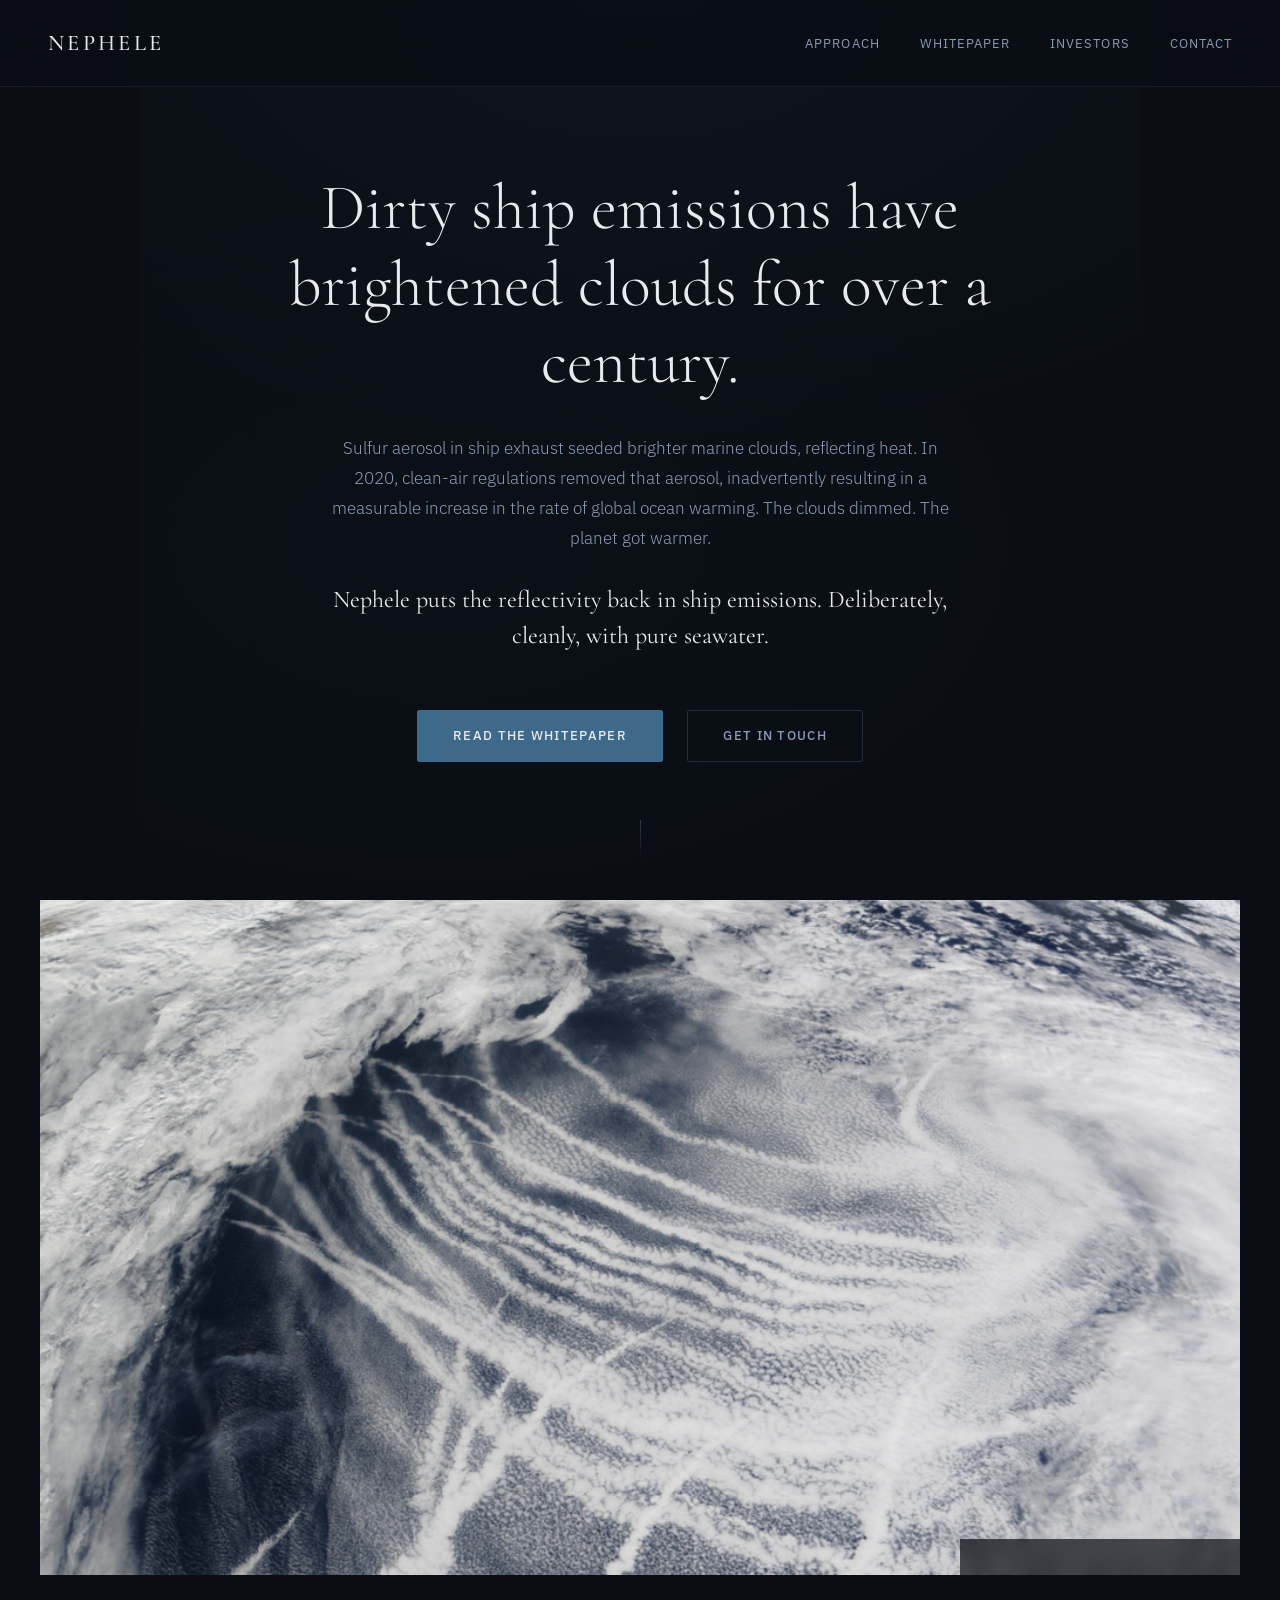
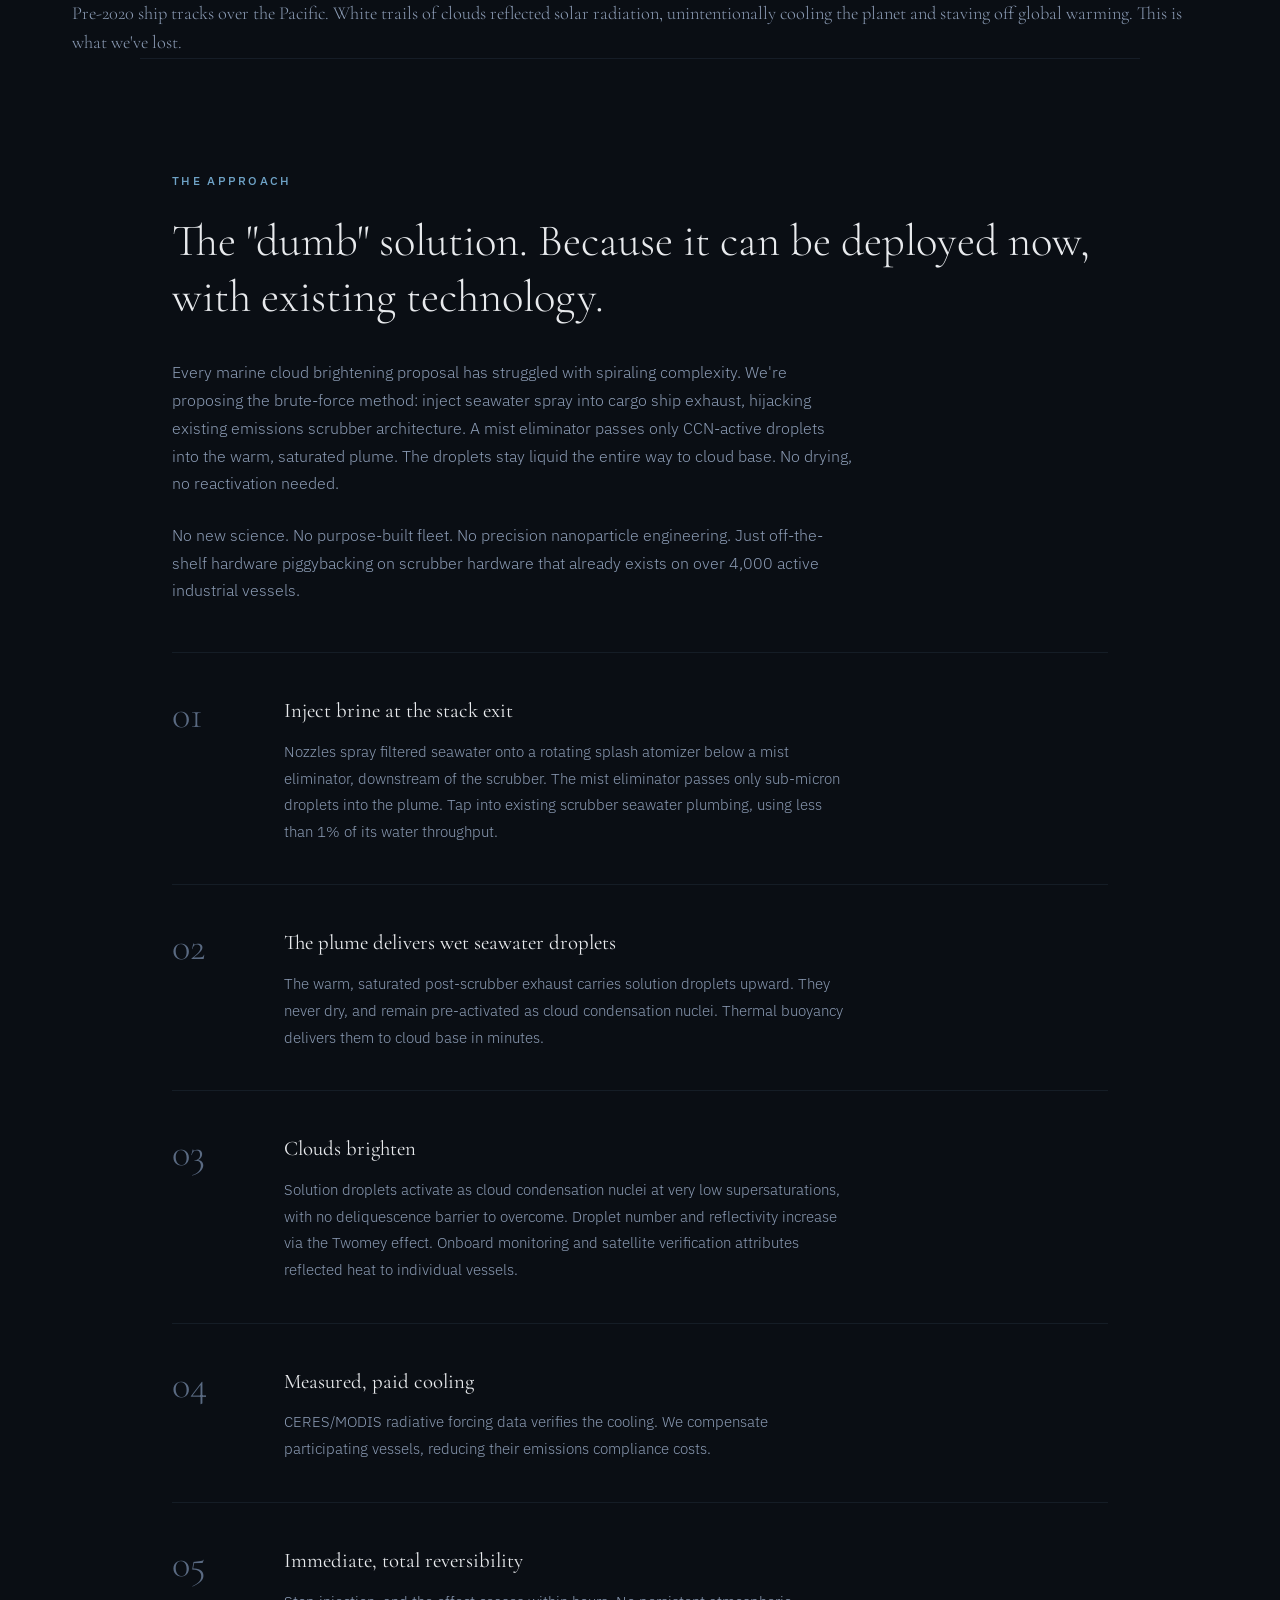
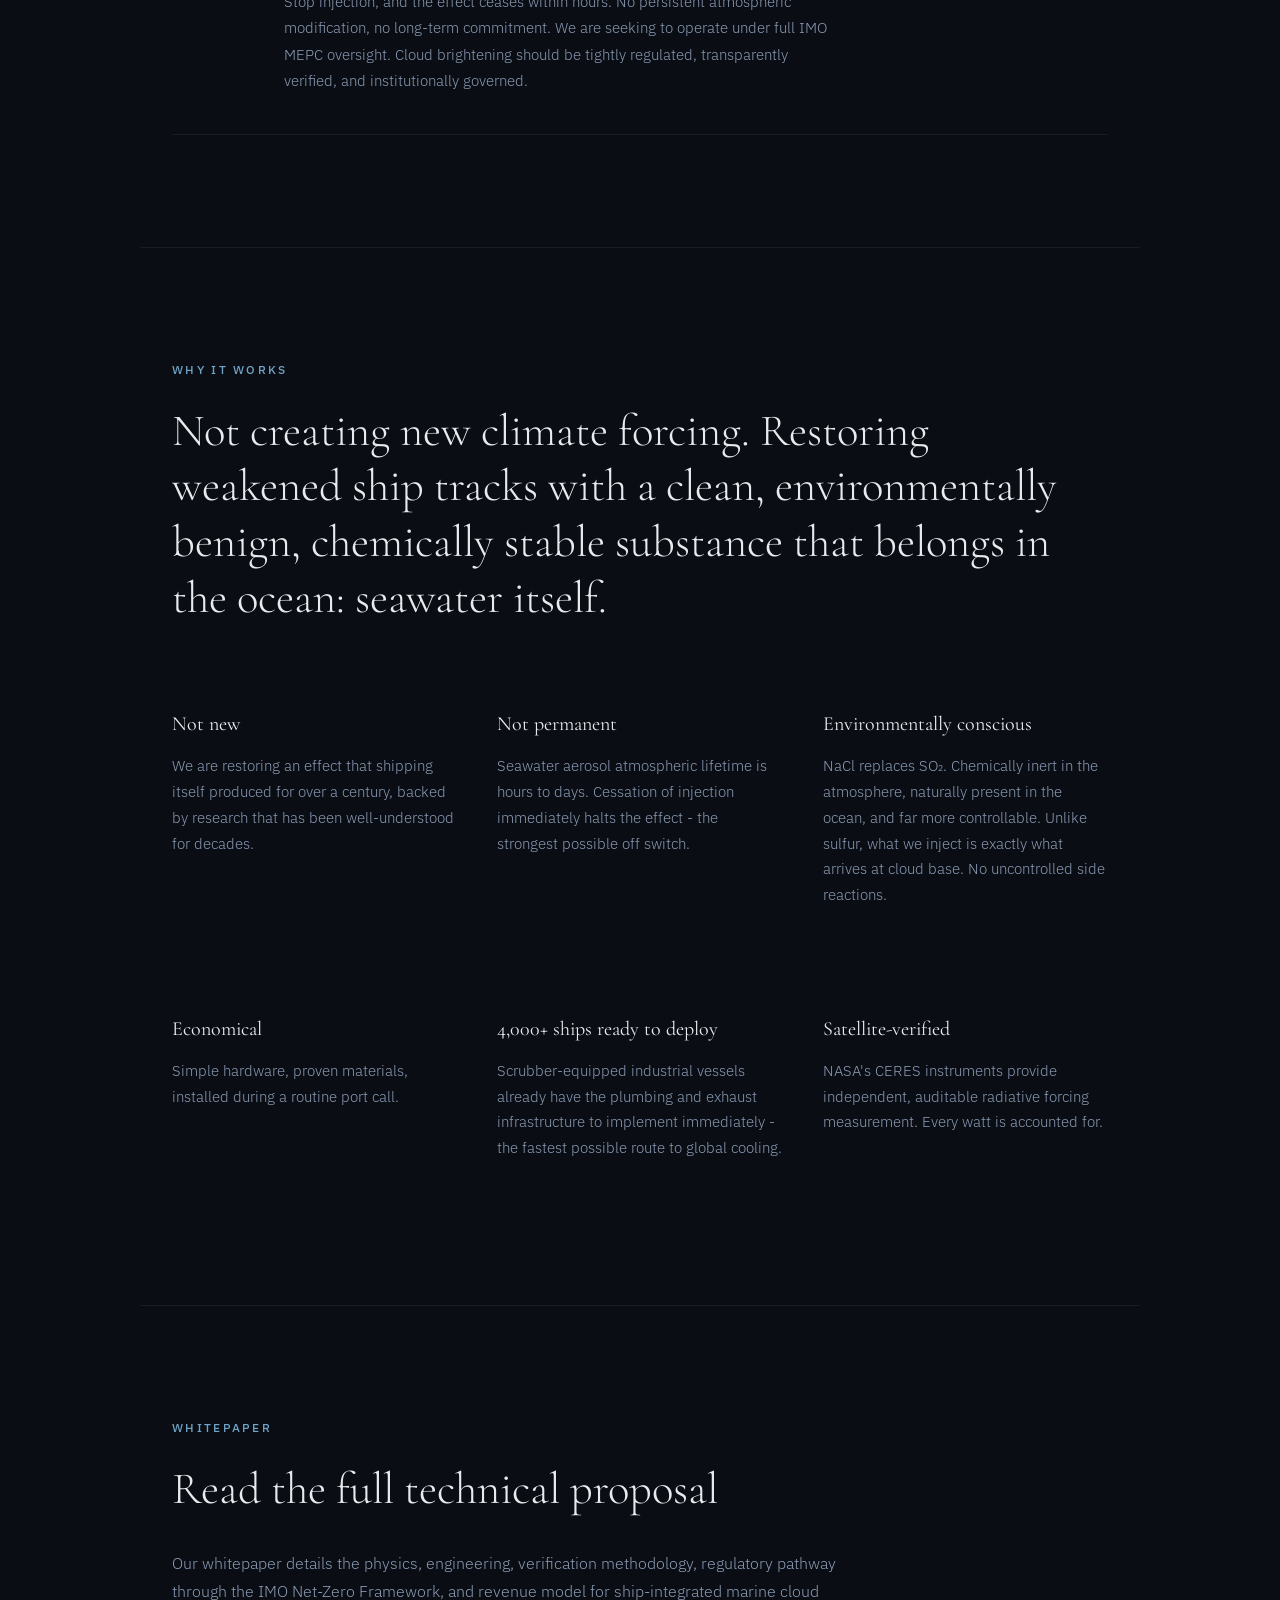
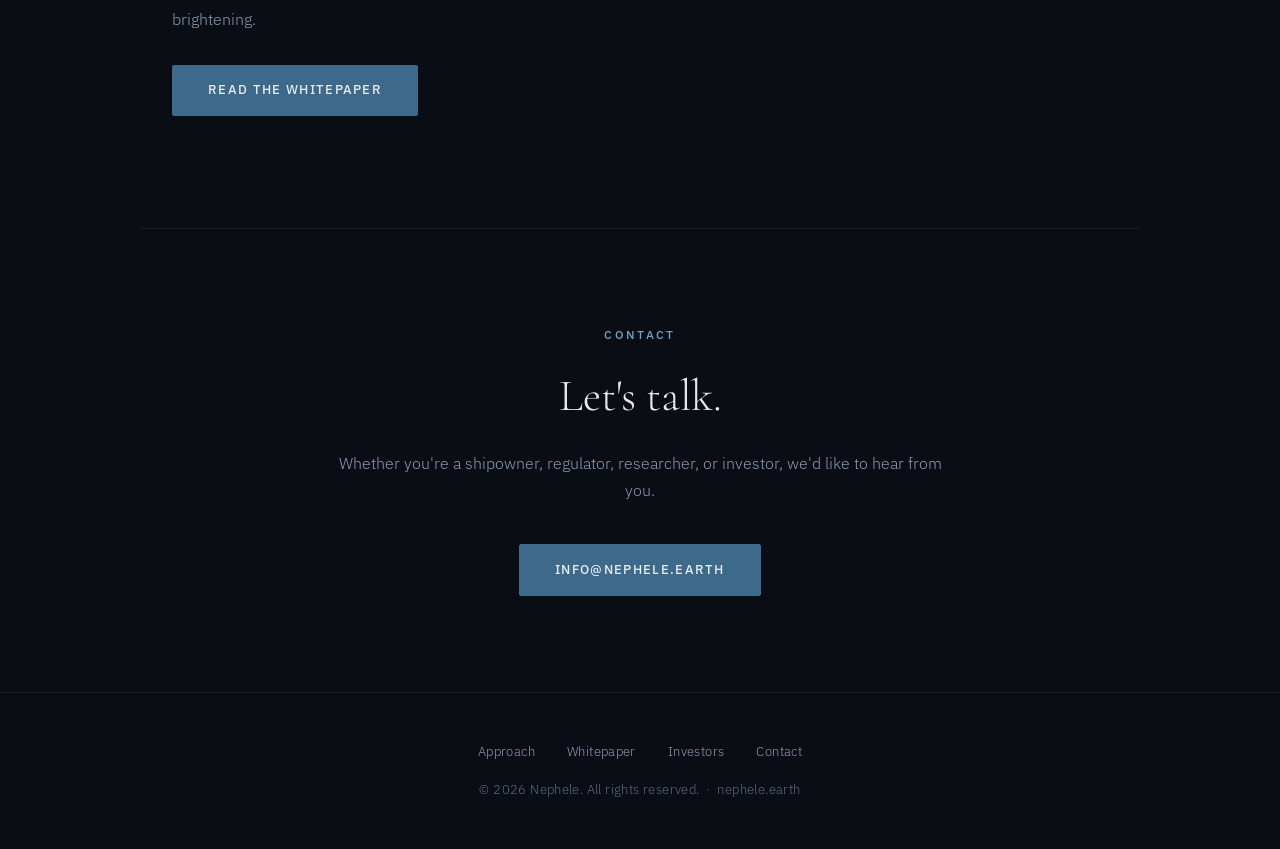
<file: nephele-site/index.html>
<!DOCTYPE html>
<html lang="en">
<head>
<meta charset="UTF-8">
<meta name="viewport" content="width=device-width, initial-scale=1.0">
<title>Nephele | Ship Track Restoration</title>
<meta name="description" content="Restoring lost cloud-albedo cooling via salt aerosol from existing ship infrastructure. Simple hardware. Measured results. Immediate reversibility.">
<link rel="preconnect" href="https://fonts.googleapis.com">
<link rel="preconnect" href="https://fonts.gstatic.com" crossorigin>
<link href="https://fonts.googleapis.com/css2?family=Cormorant+Garamond:ital,wght@0,300;0,400;0,500;0,600;1,300;1,400&family=IBM+Plex+Sans:wght@300;400;500&display=swap" rel="stylesheet">
<style>
  *, *::before, *::after { margin: 0; padding: 0; box-sizing: border-box; }
  :root {
    --bg-deep: #0a0e14;
    --bg-surface: #0f1419;
    --text-primary: #e8eaed;
    --text-secondary: #8b9bb4;
    --text-muted: #5a6a82;
    --accent: #6fa3c7;
    --accent-dim: #3d6a8a;
    --border: rgba(107, 140, 175, 0.12);
    --border-hover: rgba(107, 140, 175, 0.25);
    --serif: 'Cormorant Garamond', Georgia, serif;
    --sans: 'IBM Plex Sans', -apple-system, sans-serif;
  }
  html { scroll-behavior: smooth; }
  body { background: var(--bg-deep); color: var(--text-primary); font-family: var(--sans); font-weight: 300; line-height: 1.7; -webkit-font-smoothing: antialiased; overflow-x: hidden; }
  ::selection { background: var(--accent-dim); color: var(--text-primary); }

  nav { position: fixed; top: 0; left: 0; right: 0; z-index: 100; padding: 1.5rem 3rem; display: flex; justify-content: space-between; align-items: center; background: rgba(10, 14, 20, 0.85); backdrop-filter: blur(20px); -webkit-backdrop-filter: blur(20px); border-bottom: 1px solid var(--border); transition: padding 0.4s ease; }
  nav.scrolled { padding: 1rem 3rem; }
  .nav-wordmark { font-family: var(--serif); font-size: 1.4rem; font-weight: 500; letter-spacing: 0.15em; text-transform: uppercase; color: var(--text-primary); text-decoration: none; }
  .nav-links { display: flex; gap: 2.5rem; list-style: none; }
  .nav-links a { color: var(--text-secondary); text-decoration: none; font-size: 0.82rem; font-weight: 400; letter-spacing: 0.08em; text-transform: uppercase; transition: color 0.3s; }
  .nav-links a:hover { color: var(--text-primary); }

  .btn { display: inline-block; padding: 0.85rem 2.2rem; font-family: var(--sans); font-size: 0.82rem; font-weight: 500; letter-spacing: 0.1em; text-transform: uppercase; text-decoration: none; border-radius: 2px; transition: all 0.35s ease; cursor: pointer; }
  .btn-primary { background: var(--accent-dim); color: var(--text-primary); border: 1px solid var(--accent-dim); }
  .btn-primary:hover { background: var(--accent); border-color: var(--accent); color: var(--bg-deep); }
  .btn-ghost { background: transparent; color: var(--text-secondary); border: 1px solid var(--border-hover); }
  .btn-ghost:hover { color: var(--text-primary); border-color: var(--text-secondary); }

  section { padding: 7rem 2rem; max-width: 1000px; margin: 0 auto; }
  .section-label { font-size: 0.72rem; font-weight: 500; letter-spacing: 0.2em; text-transform: uppercase; color: var(--accent); margin-bottom: 1.5rem; }
  .section-title { font-family: var(--serif); font-size: clamp(1.8rem, 3.5vw, 2.8rem); font-weight: 300; line-height: 1.25; margin-bottom: 2rem; color: var(--text-primary); }
  .section-body { color: var(--text-secondary); font-size: 1.02rem; max-width: 680px; }
  .section-body p + p { margin-top: 1.5rem; }
  .divider { max-width: 1000px; margin: 0 auto; height: 1px; background: var(--border); }

  .hero { min-height: 100vh; display: flex; flex-direction: column; justify-content: center; align-items: center; text-align: center; padding: 8rem 2rem 6rem; position: relative; }
  .hero::before { content: ''; position: absolute; top: 0; left: 0; right: 0; bottom: 0; background: radial-gradient(ellipse 80% 50% at 50% 0%, rgba(60, 100, 140, 0.08) 0%, transparent 100%), radial-gradient(ellipse 60% 40% at 30% 60%, rgba(40, 80, 120, 0.04) 0%, transparent 100%); pointer-events: none; }

  .hero-tagline { font-family: var(--serif); font-size: clamp(2.4rem, 5vw, 4.2rem); font-weight: 300; line-height: 1.2; max-width: 800px; margin-bottom: 2rem; opacity: 0; animation: fadeUp 1.2s ease 0.5s forwards; color: var(--text-primary); }
  .hero-sub { font-size: 1.05rem; color: var(--text-secondary); max-width: 620px; line-height: 1.8; margin-bottom: 1.8rem; opacity: 0; animation: fadeUp 1.2s ease 0.8s forwards; }
  .hero-solution { font-family: var(--serif); font-size: clamp(1.2rem, 2.2vw, 1.5rem); font-weight: 400; color: var(--text-primary); max-width: 620px; line-height: 1.5; margin-bottom: 3.5rem; opacity: 0; animation: fadeUp 1.2s ease 1s forwards; }
  .hero-cta-group { display: flex; gap: 1.5rem; opacity: 0; animation: fadeUp 1.2s ease 1.2s forwards; }
  .hero-scroll { position: absolute; bottom: 2.5rem; left: 50%; transform: translateX(-50%); opacity: 0; animation: fadeIn 1s ease 2.2s forwards; }
  .hero-scroll span { display: block; width: 1px; height: 40px; background: linear-gradient(to bottom, var(--text-muted), transparent); margin: 0 auto; animation: scrollPulse 2.5s ease infinite; }

  .hero-image-wrap { position: relative; width: 100%; max-width: 1200px; margin: 0 auto; }
  .hero-image { display: block; width: 100%; height: auto; }
  .hero-image-credit { position: absolute; bottom: 0; right: 0; padding: 0.5rem 0.9rem; background: rgba(10, 14, 20, 0.7); backdrop-filter: blur(6px); -webkit-backdrop-filter: blur(6px); color: var(--text-primary); font-size: 0.72rem; font-weight: 400; letter-spacing: 0.03em; text-decoration: none; transition: color 0.3s; }
  .hero-image-credit:hover { color: var(--accent); }
  .hero-image-caption { max-width: 1200px; margin: 1.5rem auto 0; padding: 0 2rem; font-family: var(--serif); font-size: 1.15rem; font-weight: 300; color: var(--text-secondary); line-height: 1.6; }

  .steps { margin-top: 3rem; display: flex; flex-direction: column; }
  .step { display: grid; grid-template-columns: 80px 1fr; gap: 2rem; padding: 2.5rem 0; border-bottom: 1px solid var(--border); align-items: start; }
  .step:first-child { border-top: 1px solid var(--border); }
  .step-num { font-family: var(--serif); font-size: 2.4rem; font-weight: 300; color: var(--text-muted); line-height: 1; padding-top: 0.15rem; }
  .step h3 { font-family: var(--serif); font-size: 1.3rem; font-weight: 400; color: var(--text-primary); margin-bottom: 0.6rem; }
  .step p { color: var(--text-secondary); font-size: 0.95rem; line-height: 1.75; max-width: 560px; }

  .qualities { display: grid; grid-template-columns: repeat(3, 1fr); gap: 2.5rem; margin-top: 3rem; }
  .quality { padding: 2rem 0; }
  .quality h3 { font-family: var(--serif); font-size: 1.25rem; font-weight: 400; color: var(--text-primary); margin-bottom: 0.75rem; }
  .quality p { color: var(--text-secondary); font-size: 0.92rem; line-height: 1.75; }

  .cta-band { padding: 6rem 2rem; text-align: center; max-width: 700px; margin: 0 auto; }
  .cta-band .section-title { margin-bottom: 1.5rem; }
  .cta-band p { color: var(--text-secondary); margin-bottom: 2.5rem; font-size: 1.02rem; }

  footer { padding: 3rem; text-align: center; border-top: 1px solid var(--border); color: var(--text-muted); font-size: 0.82rem; letter-spacing: 0.03em; }
  footer a { color: var(--text-secondary); text-decoration: none; transition: color 0.3s; }
  footer a:hover { color: var(--text-primary); }
  .footer-links { margin-bottom: 1rem; display: flex; justify-content: center; gap: 2rem; }

  @keyframes fadeUp { from { opacity: 0; transform: translateY(20px); } to { opacity: 1; transform: translateY(0); } }
  @keyframes fadeIn { from { opacity: 0; } to { opacity: 0.5; } }
  @keyframes scrollPulse { 0%, 100% { opacity: 0.3; transform: scaleY(1); } 50% { opacity: 0.7; transform: scaleY(1.2); } }
  .reveal { opacity: 0; transform: translateY(24px); transition: opacity 0.8s ease, transform 0.8s ease; }
  .reveal.visible { opacity: 1; transform: translateY(0); }

  @media (max-width: 768px) {
    nav { padding: 1.2rem 1.5rem; }
    .nav-links { gap: 1.5rem; }
    .nav-links a { font-size: 0.75rem; }
    .hero { padding: 7rem 1.5rem 5rem; }
    .hero-logo { width: 100px; height: 100px; margin-bottom: 2rem; }
    .hero-cta-group { flex-direction: column; align-items: center; }
    section { padding: 4rem 1.5rem; }
    .step { grid-template-columns: 50px 1fr; gap: 1rem; }
    .qualities { grid-template-columns: 1fr; gap: 1rem; }
  }
  @media (max-width: 480px) { .nav-links { display: none; } }
</style>
</head>
<body>

<nav id="nav">
  <a href="/" class="nav-wordmark">Nephele</a>
  <ul class="nav-links">
    <li><a href="#approach">Approach</a></li>
    <li><a href="/whitepaper/">Whitepaper</a></li>
    <li><a href="/investors/">Investors</a></li>
    <li><a href="/contact/">Contact</a></li>
  </ul>
</nav>

<section class="hero">
  <h1 class="hero-tagline">Dirty ship emissions have brightened clouds for over a century.</h1>
  <p class="hero-sub">Sulfur aerosol in ship exhaust seeded brighter marine clouds, reflecting heat. In 2020, clean-air regulations removed that aerosol, inadvertently resulting in a measurable increase in the rate of global ocean warming. The clouds dimmed. The planet got warmer.</p>
  <p class="hero-solution">Nephele puts the reflectivity back in ship emissions. Deliberately, cleanly, with pure seawater.</p>
  <div class="hero-cta-group">
    <a href="/whitepaper/" class="btn btn-primary">Read the Whitepaper</a>
    <a href="/contact/" class="btn btn-ghost">Get in Touch</a>
  </div>
  <div class="hero-scroll"><span></span></div>
</section>

<div class="hero-image-wrap reveal">
  <img src="ShipTracks_NASA.jpg" alt="Satellite image of ship tracks — bright cloud trails formed by ship exhaust aerosol over the Pacific Ocean" class="hero-image" loading="eager">
  <a href="https://svs.gsfc.nasa.gov/10839" target="_blank" rel="noopener" class="hero-image-credit">Image: NASA's Goddard Space Flight Center</a>
</div>
<p class="hero-image-caption reveal">Pre-2020 ship tracks over the Pacific. White trails of clouds reflected solar radiation, unintentionally cooling the planet and staving off global warming. This is what we've lost.</p>

<div class="divider"></div>

<section id="approach" class="reveal">
  <div class="section-label">The Approach</div>
  <h2 class="section-title">The "dumb" solution. Because it can be deployed now, with existing technology.</h2>
  <div class="section-body">
    <p>Every marine cloud brightening proposal has struggled with spiraling complexity. We're proposing the brute-force method: inject seawater spray into cargo ship exhaust, hijacking existing emissions scrubber architecture. A mist eliminator passes only CCN-active droplets into the warm, saturated plume. The droplets stay liquid the entire way to cloud base. No drying, no reactivation needed.</p>
    <p>No new science. No purpose-built fleet. No precision nanoparticle engineering. Just off-the-shelf hardware piggybacking on scrubber hardware that already exists on over 4,000 active industrial vessels.</p>
  </div>
  <div class="steps">
    <div class="step">
      <div class="step-num">01</div>
      <div>
        <h3>Inject brine at the stack exit</h3>
        <p>Nozzles spray filtered seawater onto a rotating splash atomizer below a mist eliminator, downstream of the scrubber. The mist eliminator passes only sub-micron droplets into the plume. Tap into existing scrubber seawater plumbing, using less than 1% of its water throughput.</p>
      </div>
    </div>
    <div class="step">
      <div class="step-num">02</div>
      <div>
        <h3>The plume delivers wet seawater droplets</h3>
        <p>The warm, saturated post-scrubber exhaust carries solution droplets upward. They never dry, and remain pre-activated as cloud condensation nuclei. Thermal buoyancy delivers them to cloud base in minutes.</p>
      </div>
    </div>
    <div class="step">
      <div class="step-num">03</div>
      <div>
        <h3>Clouds brighten</h3>
        <p>Solution droplets activate as cloud condensation nuclei at very low supersaturations, with no deliquescence barrier to overcome. Droplet number and reflectivity increase via the Twomey effect. Onboard monitoring and satellite verification attributes reflected heat to individual vessels.</p>
      </div>
    </div>
    <div class="step">
      <div class="step-num">04</div>
      <div>
        <h3>Measured, paid cooling</h3>
        <p>CERES/MODIS radiative forcing data verifies the cooling. We compensate participating vessels, reducing their emissions compliance costs.</p>
      </div>
    </div>
    <div class="step">
      <div class="step-num">05</div>
      <div>
        <h3>Immediate, total reversibility</h3>
        <p>Stop injection, and the effect ceases within hours. No persistent atmospheric modification, no long-term commitment. We are seeking to operate under full IMO MEPC oversight. Cloud brightening should be tightly regulated, transparently verified, and institutionally governed.</p>
      </div>
    </div>
  </div>
</section>

<div class="divider"></div>

<section class="reveal">
  <div class="section-label">Why It Works</div>
  <h2 class="section-title">Not creating new climate forcing. Restoring weakened ship tracks with a clean, environmentally benign, chemically stable substance that belongs in the ocean: seawater itself.</h2>
  <div class="qualities">
    <div class="quality">
      <h3>Not new</h3>
      <p>We are restoring an effect that shipping itself produced for over a century, backed by research that has been well-understood for decades.</p>
    </div>
    <div class="quality">
      <h3>Not permanent</h3>
      <p>Seawater aerosol atmospheric lifetime is hours to days. Cessation of injection immediately halts the effect - the strongest possible off switch.</p>
    </div>
    <div class="quality">
      <h3>Environmentally conscious</h3>
      <p>NaCl replaces SO₂. Chemically inert in the atmosphere, naturally present in the ocean, and far more controllable. Unlike sulfur, what we inject is exactly what arrives at cloud base. No uncontrolled side reactions.</p>
    </div>
    <div class="quality">
      <h3>Economical</h3>
      <p>Simple hardware, proven materials, installed during a routine port call.</p>
    </div>
    <div class="quality">
      <h3>4,000+ ships ready to deploy</h3>
      <p>Scrubber-equipped industrial vessels already have the plumbing and exhaust infrastructure to implement immediately - the fastest possible route to global cooling.</p>
    </div>
    <div class="quality">
      <h3>Satellite-verified</h3>
      <p>NASA's CERES instruments provide independent, auditable radiative forcing measurement. Every watt is accounted for.</p>
    </div>
  </div>
</section>

<div class="divider"></div>

<section class="reveal">
  <div class="section-label">Whitepaper</div>
  <h2 class="section-title">Read the full technical proposal</h2>
  <div class="section-body">
    <p>Our whitepaper details the physics, engineering, verification methodology, regulatory pathway through the IMO Net-Zero Framework, and revenue model for ship-integrated marine cloud brightening.</p>
    <p style="margin-top: 2rem;">
      <a href="/whitepaper/" class="btn btn-primary">Read the Whitepaper</a>
    </p>
  </div>
</section>

<div class="divider"></div>

<section class="cta-band reveal">
  <div class="section-label">Contact</div>
  <h2 class="section-title">Let's talk.</h2>
  <p>Whether you're a shipowner, regulator, researcher, or investor, we'd like to hear from you.</p>
  <a href="mailto:info@nephele.earth" class="btn btn-primary">info@nephele.earth</a>
</section>

<footer>
  <div class="footer-links">
    <a href="#approach">Approach</a>
    <a href="/whitepaper/">Whitepaper</a>
    <a href="/investors/">Investors</a>
    <a href="/contact/">Contact</a>
  </div>
  <p>&copy; 2026 Nephele. All rights reserved. &nbsp;·&nbsp; nephele.earth</p>
</footer>

<script>
  const nav = document.getElementById('nav');
  window.addEventListener('scroll', () => nav.classList.toggle('scrolled', window.scrollY > 60));
  const reveals = document.querySelectorAll('.reveal');
  const observer = new IntersectionObserver((entries) => {
    entries.forEach(entry => { if (entry.isIntersecting) entry.target.classList.add('visible'); });
  }, { threshold: 0.12 });
  reveals.forEach(el => observer.observe(el));
</script>

</body>
</html>
</file>
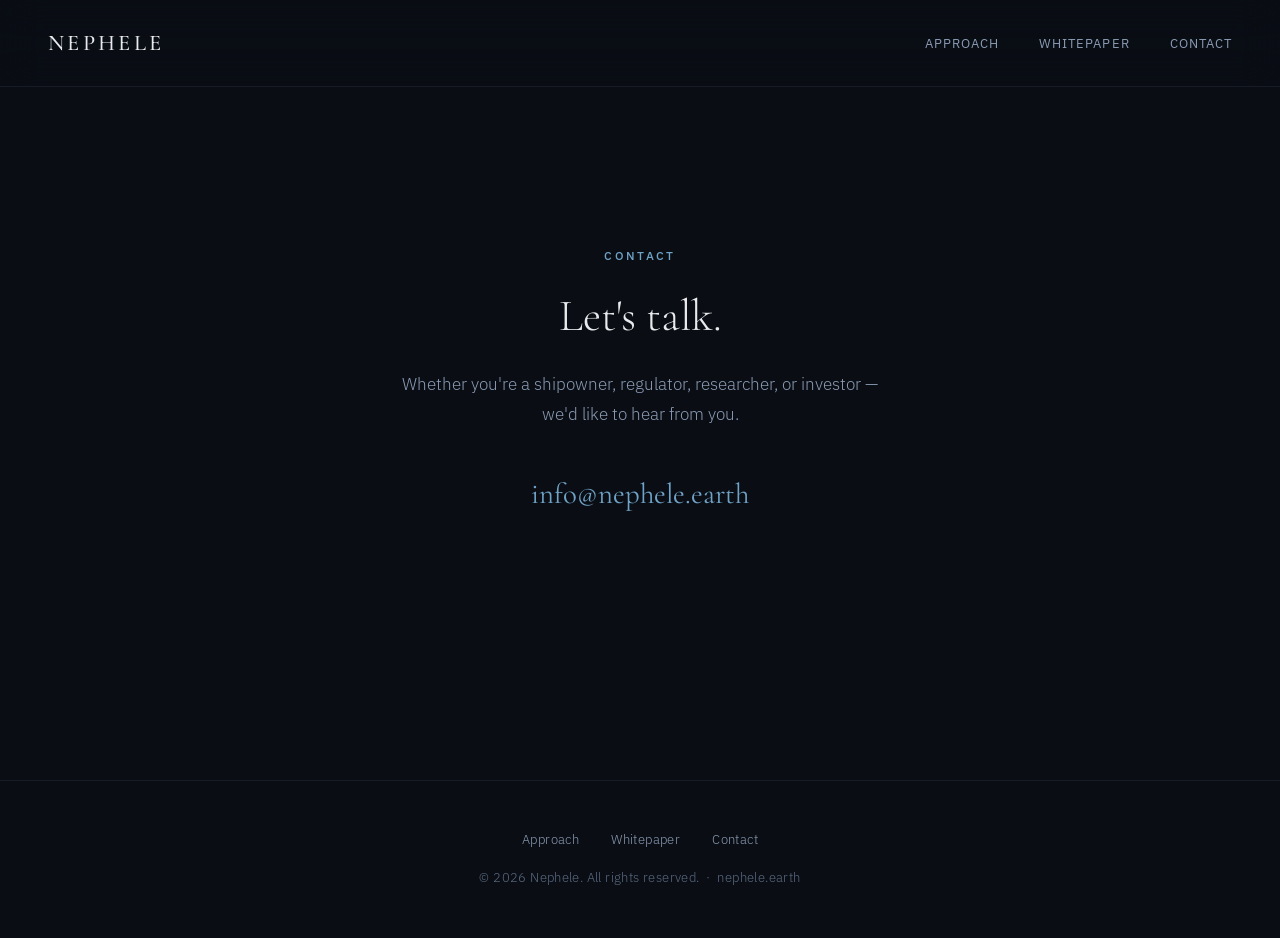
<file: nephele-site/contact/index.html>
<!DOCTYPE html>
<html lang="en">
<head>
<meta charset="UTF-8">
<meta name="viewport" content="width=device-width, initial-scale=1.0">
<title>Contact — Nephele</title>
<meta name="description" content="Get in touch with Nephele about ship-integrated marine cloud brightening.">
<link rel="preconnect" href="https://fonts.googleapis.com">
<link rel="preconnect" href="https://fonts.gstatic.com" crossorigin>
<link href="https://fonts.googleapis.com/css2?family=Cormorant+Garamond:ital,wght@0,300;0,400;0,500;0,600;1,300;1,400&family=IBM+Plex+Sans:wght@300;400;500&display=swap" rel="stylesheet">
<style>
  *, *::before, *::after { margin: 0; padding: 0; box-sizing: border-box; }
  :root {
    --bg-deep: #0a0e14;
    --bg-surface: #0f1419;
    --text-primary: #e8eaed;
    --text-secondary: #8b9bb4;
    --text-muted: #5a6a82;
    --accent: #6fa3c7;
    --accent-dim: #3d6a8a;
    --border: rgba(107, 140, 175, 0.12);
    --border-hover: rgba(107, 140, 175, 0.25);
    --serif: 'Cormorant Garamond', Georgia, serif;
    --sans: 'IBM Plex Sans', -apple-system, sans-serif;
  }
  html { scroll-behavior: smooth; }
  body { background: var(--bg-deep); color: var(--text-primary); font-family: var(--sans); font-weight: 300; line-height: 1.7; -webkit-font-smoothing: antialiased; overflow-x: hidden; }
  ::selection { background: var(--accent-dim); color: var(--text-primary); }

  nav { position: fixed; top: 0; left: 0; right: 0; z-index: 100; padding: 1.5rem 3rem; display: flex; justify-content: space-between; align-items: center; background: rgba(10, 14, 20, 0.85); backdrop-filter: blur(20px); -webkit-backdrop-filter: blur(20px); border-bottom: 1px solid var(--border); transition: padding 0.4s ease; }
  nav.scrolled { padding: 1rem 3rem; }
  .nav-wordmark { font-family: var(--serif); font-size: 1.4rem; font-weight: 500; letter-spacing: 0.15em; text-transform: uppercase; color: var(--text-primary); text-decoration: none; }
  .nav-links { display: flex; gap: 2.5rem; list-style: none; }
  .nav-links a { color: var(--text-secondary); text-decoration: none; font-size: 0.82rem; font-weight: 400; letter-spacing: 0.08em; text-transform: uppercase; transition: color 0.3s; }
  .nav-links a:hover { color: var(--text-primary); }

  .section-label { font-size: 0.72rem; font-weight: 500; letter-spacing: 0.2em; text-transform: uppercase; color: var(--accent); margin-bottom: 1.5rem; }
  .section-title { font-family: var(--serif); font-size: clamp(1.8rem, 3.5vw, 2.8rem); font-weight: 300; line-height: 1.25; margin-bottom: 1.5rem; color: var(--text-primary); }

  .btn { display: inline-block; padding: 0.85rem 2.2rem; font-family: var(--sans); font-size: 0.82rem; font-weight: 500; letter-spacing: 0.1em; text-transform: uppercase; text-decoration: none; border-radius: 2px; transition: all 0.35s ease; cursor: pointer; }
  .btn-primary { background: var(--accent-dim); color: var(--text-primary); border: 1px solid var(--accent-dim); }
  .btn-primary:hover { background: var(--accent); border-color: var(--accent); color: var(--bg-deep); }

  footer { padding: 3rem; text-align: center; border-top: 1px solid var(--border); color: var(--text-muted); font-size: 0.82rem; letter-spacing: 0.03em; }
  footer a { color: var(--text-secondary); text-decoration: none; transition: color 0.3s; }
  footer a:hover { color: var(--text-primary); }
  .footer-links { margin-bottom: 1rem; display: flex; justify-content: center; gap: 2rem; }

  .contact-page { min-height: calc(100vh - 120px); display: flex; flex-direction: column; justify-content: center; align-items: center; text-align: center; padding: 8rem 2rem 6rem; }
  .contact-page p { color: var(--text-secondary); max-width: 500px; margin-bottom: 2.5rem; font-size: 1.05rem; line-height: 1.8; }
  .contact-email { font-family: var(--serif); font-size: clamp(1.3rem, 2.5vw, 1.8rem); font-weight: 400; margin-bottom: 3rem; }
  .contact-email a { color: var(--accent); text-decoration: none; transition: color 0.3s; }
  .contact-email a:hover { color: var(--text-primary); }

  @media (max-width: 768px) {
    nav { padding: 1.2rem 1.5rem; }
    .nav-links { gap: 1.5rem; }
    .nav-links a { font-size: 0.75rem; }
  }
  @media (max-width: 480px) { .nav-links { display: none; } }
</style>
</head>
<body>

<nav id="nav">
  <a href="/" class="nav-wordmark">Nephele</a>
  <ul class="nav-links">
    <li><a href="/#approach">Approach</a></li>
    <li><a href="/whitepaper/">Whitepaper</a></li>
    <li><a href="/contact/">Contact</a></li>
  </ul>
</nav>

<section class="contact-page">
  <div class="section-label">Contact</div>
  <h1 class="section-title">Let's talk.</h1>
  <p>Whether you're a shipowner, regulator, researcher, or investor — we'd like to hear from you.</p>
  <div class="contact-email">
    <a href="mailto:info@nephele.earth">info@nephele.earth</a>
  </div>
</section>

<footer>
  <div class="footer-links">
    <a href="/#approach">Approach</a>
    <a href="/whitepaper/">Whitepaper</a>
    <a href="/contact/">Contact</a>
  </div>
  <p>&copy; 2026 Nephele. All rights reserved. &nbsp;·&nbsp; nephele.earth</p>
</footer>

<script>
  const nav = document.getElementById('nav');
  window.addEventListener('scroll', () => nav.classList.toggle('scrolled', window.scrollY > 60));
</script>

</body>
</html>
</file>
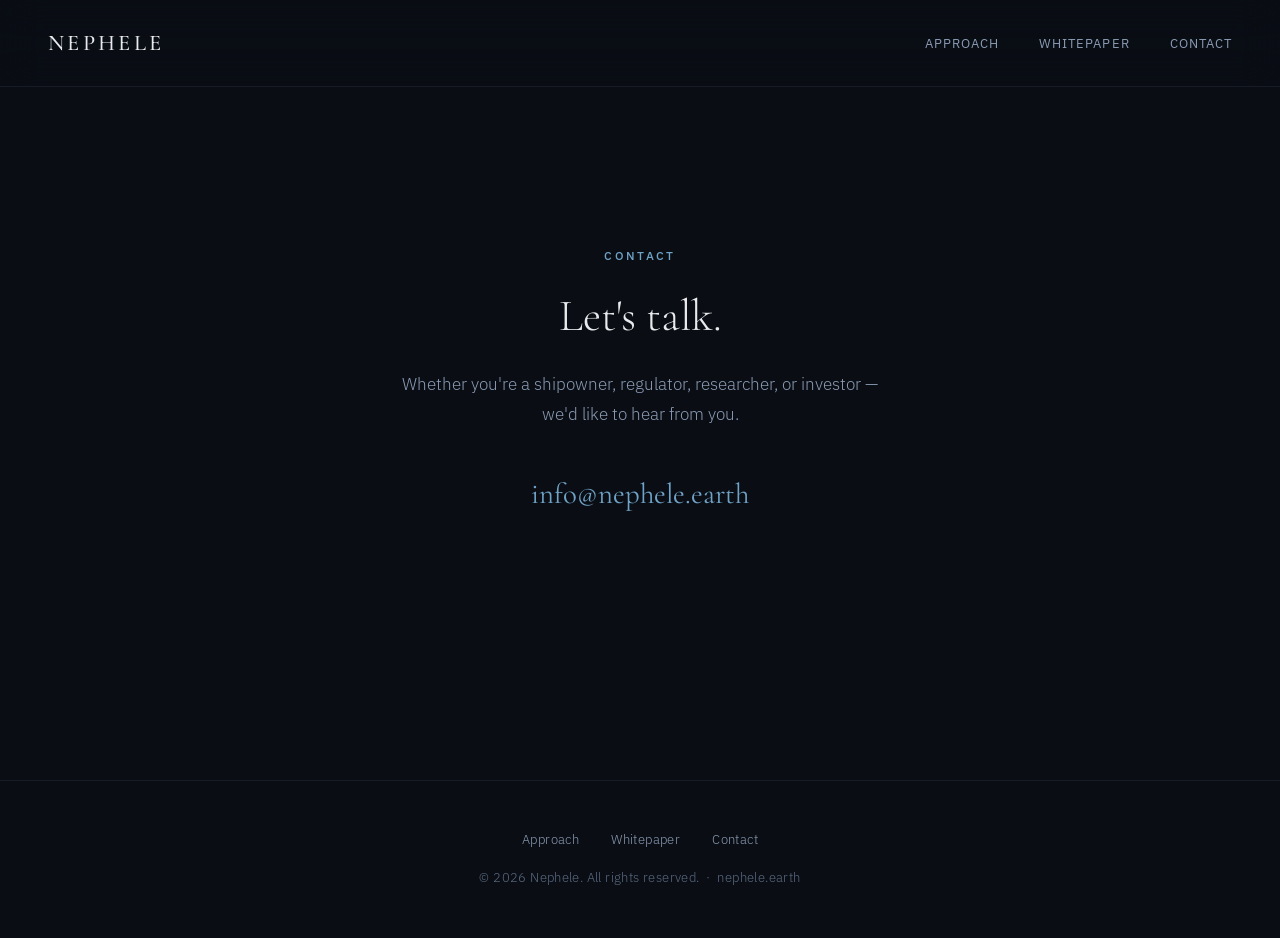
<file: nephele-site/site/contact.html>
<!DOCTYPE html>
<html lang="en">
<head>
<meta charset="UTF-8">
<meta name="viewport" content="width=device-width, initial-scale=1.0">
<title>Contact — Nephele</title>
<meta name="description" content="Get in touch with Nephele about ship-integrated marine cloud brightening.">
<link rel="preconnect" href="https://fonts.googleapis.com">
<link rel="preconnect" href="https://fonts.gstatic.com" crossorigin>
<link href="https://fonts.googleapis.com/css2?family=Cormorant+Garamond:ital,wght@0,300;0,400;0,500;0,600;1,300;1,400&family=IBM+Plex+Sans:wght@300;400;500&display=swap" rel="stylesheet">
<link rel="stylesheet" href="style.css">
<style>
  .contact-page {
    min-height: calc(100vh - 120px);
    display: flex;
    flex-direction: column;
    justify-content: center;
    align-items: center;
    text-align: center;
    padding: 8rem 2rem 6rem;
  }

  .contact-page .section-title {
    margin-bottom: 1.5rem;
  }

  .contact-page p {
    color: var(--text-secondary);
    max-width: 500px;
    margin-bottom: 2.5rem;
    font-size: 1.05rem;
    line-height: 1.8;
  }

  .contact-email {
    font-family: var(--serif);
    font-size: clamp(1.3rem, 2.5vw, 1.8rem);
    font-weight: 400;
    margin-bottom: 3rem;
  }

  .contact-email a {
    color: var(--accent);
    text-decoration: none;
    transition: color 0.3s;
  }

  .contact-email a:hover { color: var(--text-primary); }
</style>
</head>
<body>

<!-- NAV -->
<nav id="nav">
  <a href="/" class="nav-wordmark">Nephele</a>
  <ul class="nav-links">
    <li><a href="/#approach">Approach</a></li>
    <li><a href="/whitepaper">Whitepaper</a></li>
    <li><a href="/contact">Contact</a></li>
  </ul>
</nav>

<!-- CONTACT -->
<section class="contact-page">
  <div class="section-label">Contact</div>
  <h1 class="section-title">Let's talk.</h1>
  <p>Whether you're a shipowner, regulator, researcher, or investor — we'd like to hear from you.</p>
  <div class="contact-email">
    <a href="mailto:info@nephele.earth">info@nephele.earth</a>
  </div>
</section>

<!-- FOOTER -->
<footer>
  <div class="footer-links">
    <a href="/#approach">Approach</a>
    <a href="/whitepaper">Whitepaper</a>
    <a href="/contact">Contact</a>
  </div>
  <p>&copy; 2026 Nephele. All rights reserved. &nbsp;·&nbsp; nephele.earth</p>
</footer>

<script>
  const nav = document.getElementById('nav');
  window.addEventListener('scroll', () => {
    nav.classList.toggle('scrolled', window.scrollY > 60);
  });
</script>

</body>
</html>
</file>
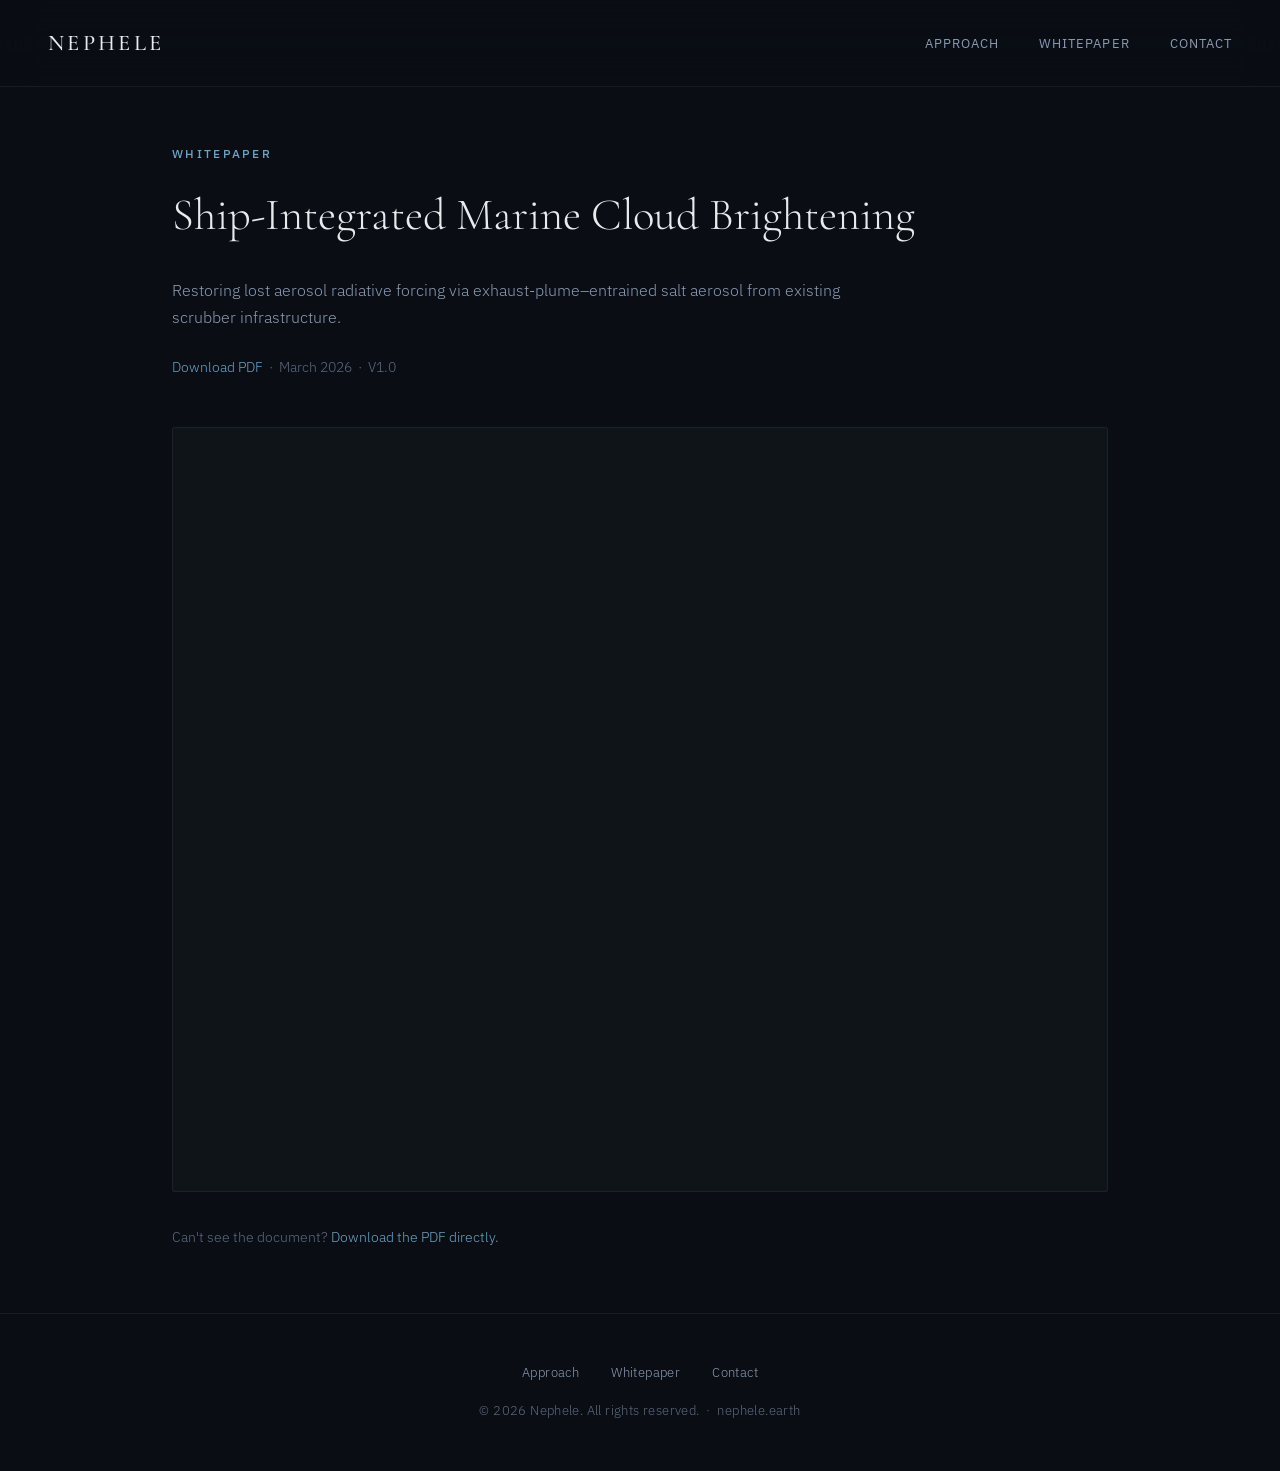
<file: nephele-site/site/whitepaper.html>
<!DOCTYPE html>
<html lang="en">
<head>
<meta charset="UTF-8">
<meta name="viewport" content="width=device-width, initial-scale=1.0">
<title>Whitepaper — Nephele</title>
<meta name="description" content="Nephele whitepaper: Ship-integrated marine cloud brightening via exhaust-plume–entrained salt aerosol from existing scrubber infrastructure.">
<link rel="preconnect" href="https://fonts.googleapis.com">
<link rel="preconnect" href="https://fonts.gstatic.com" crossorigin>
<link href="https://fonts.googleapis.com/css2?family=Cormorant+Garamond:ital,wght@0,300;0,400;0,500;0,600;1,300;1,400&family=IBM+Plex+Sans:wght@300;400;500&display=swap" rel="stylesheet">
<link rel="stylesheet" href="style.css">
<style>
  .page-header {
    padding: 9rem 2rem 3rem;
    max-width: 1000px;
    margin: 0 auto;
  }

  .pdf-container {
    max-width: 1000px;
    margin: 0 auto;
    padding: 0 2rem 4rem;
  }

  .pdf-embed {
    width: 100%;
    height: 85vh;
    border: 1px solid var(--border);
    border-radius: 3px;
    background: var(--bg-surface);
  }

  .pdf-fallback {
    margin-top: 1.5rem;
    color: var(--text-muted);
    font-size: 0.9rem;
  }

  .pdf-fallback a {
    color: var(--accent);
    text-decoration: none;
    transition: color 0.3s;
  }

  .pdf-fallback a:hover { color: var(--text-primary); }
</style>
</head>
<body>

<!-- NAV -->
<nav id="nav">
  <a href="/" class="nav-wordmark">Nephele</a>
  <ul class="nav-links">
    <li><a href="/#approach">Approach</a></li>
    <li><a href="/whitepaper">Whitepaper</a></li>
    <li><a href="/contact">Contact</a></li>
  </ul>
</nav>

<!-- HEADER -->
<div class="page-header">
  <div class="section-label">Whitepaper</div>
  <h1 class="section-title">Ship-Integrated Marine Cloud Brightening</h1>
  <div class="section-body">
    <p>Restoring lost aerosol radiative forcing via exhaust-plume–entrained salt aerosol from existing scrubber infrastructure.</p>
    <p style="margin-top: 1.5rem;" class="pdf-fallback">
      <a href="Nephele-whitepaper.pdf" download>Download PDF</a> &nbsp;·&nbsp; March 2026 &nbsp;·&nbsp; V1.0
    </p>
  </div>
</div>

<!-- PDF EMBED -->
<div class="pdf-container">
  <iframe class="pdf-embed" src="Nephele-whitepaper.pdf" title="Nephele Whitepaper"></iframe>
  <p class="pdf-fallback">Can't see the document? <a href="Nephele-whitepaper.pdf" download>Download the PDF directly.</a></p>
</div>

<!-- FOOTER -->
<footer>
  <div class="footer-links">
    <a href="/#approach">Approach</a>
    <a href="/whitepaper">Whitepaper</a>
    <a href="/contact">Contact</a>
  </div>
  <p>&copy; 2026 Nephele. All rights reserved. &nbsp;·&nbsp; nephele.earth</p>
</footer>

<script>
  const nav = document.getElementById('nav');
  window.addEventListener('scroll', () => {
    nav.classList.toggle('scrolled', window.scrollY > 60);
  });
</script>

</body>
</html>
</file>
<file: nephele-site/site/style.css>
/* ── NEPHELE GLOBAL STYLES ── */
*, *::before, *::after { margin: 0; padding: 0; box-sizing: border-box; }

:root {
  --bg-deep: #0a0e14;
  --bg-surface: #0f1419;
  --text-primary: #e8eaed;
  --text-secondary: #8b9bb4;
  --text-muted: #5a6a82;
  --accent: #6fa3c7;
  --accent-dim: #3d6a8a;
  --border: rgba(107, 140, 175, 0.12);
  --border-hover: rgba(107, 140, 175, 0.25);
  --serif: 'Cormorant Garamond', Georgia, serif;
  --sans: 'IBM Plex Sans', -apple-system, sans-serif;
}

html { scroll-behavior: smooth; }

body {
  background: var(--bg-deep);
  color: var(--text-primary);
  font-family: var(--sans);
  font-weight: 300;
  line-height: 1.7;
  -webkit-font-smoothing: antialiased;
  overflow-x: hidden;
}

::selection {
  background: var(--accent-dim);
  color: var(--text-primary);
}

/* ── NAV ── */
nav {
  position: fixed;
  top: 0;
  left: 0;
  right: 0;
  z-index: 100;
  padding: 1.5rem 3rem;
  display: flex;
  justify-content: space-between;
  align-items: center;
  background: rgba(10, 14, 20, 0.85);
  backdrop-filter: blur(20px);
  -webkit-backdrop-filter: blur(20px);
  border-bottom: 1px solid var(--border);
  transition: padding 0.4s ease;
}

nav.scrolled { padding: 1rem 3rem; }

.nav-wordmark {
  font-family: var(--serif);
  font-size: 1.4rem;
  font-weight: 500;
  letter-spacing: 0.15em;
  text-transform: uppercase;
  color: var(--text-primary);
  text-decoration: none;
}

.nav-links {
  display: flex;
  gap: 2.5rem;
  list-style: none;
}

.nav-links a {
  color: var(--text-secondary);
  text-decoration: none;
  font-size: 0.82rem;
  font-weight: 400;
  letter-spacing: 0.08em;
  text-transform: uppercase;
  transition: color 0.3s;
}

.nav-links a:hover { color: var(--text-primary); }

/* ── BUTTONS ── */
.btn {
  display: inline-block;
  padding: 0.85rem 2.2rem;
  font-family: var(--sans);
  font-size: 0.82rem;
  font-weight: 500;
  letter-spacing: 0.1em;
  text-transform: uppercase;
  text-decoration: none;
  border-radius: 2px;
  transition: all 0.35s ease;
  cursor: pointer;
}

.btn-primary {
  background: var(--accent-dim);
  color: var(--text-primary);
  border: 1px solid var(--accent-dim);
}

.btn-primary:hover {
  background: var(--accent);
  border-color: var(--accent);
  color: var(--bg-deep);
}

.btn-ghost {
  background: transparent;
  color: var(--text-secondary);
  border: 1px solid var(--border-hover);
}

.btn-ghost:hover {
  color: var(--text-primary);
  border-color: var(--text-secondary);
}

/* ── SECTIONS ── */
section {
  padding: 7rem 2rem;
  max-width: 1000px;
  margin: 0 auto;
}

.section-label {
  font-size: 0.72rem;
  font-weight: 500;
  letter-spacing: 0.2em;
  text-transform: uppercase;
  color: var(--accent);
  margin-bottom: 1.5rem;
}

.section-title {
  font-family: var(--serif);
  font-size: clamp(1.8rem, 3.5vw, 2.8rem);
  font-weight: 300;
  line-height: 1.25;
  margin-bottom: 2rem;
  color: var(--text-primary);
}

.section-body {
  color: var(--text-secondary);
  font-size: 1.02rem;
  max-width: 680px;
}

.section-body p + p { margin-top: 1.5rem; }

.divider {
  max-width: 1000px;
  margin: 0 auto;
  height: 1px;
  background: var(--border);
}

/* ── FOOTER ── */
footer {
  padding: 3rem;
  text-align: center;
  border-top: 1px solid var(--border);
  color: var(--text-muted);
  font-size: 0.82rem;
  letter-spacing: 0.03em;
}

footer a {
  color: var(--text-secondary);
  text-decoration: none;
  transition: color 0.3s;
}

footer a:hover { color: var(--text-primary); }

.footer-links {
  margin-bottom: 1rem;
  display: flex;
  justify-content: center;
  gap: 2rem;
}

/* ── ANIMATIONS ── */
@keyframes fadeUp {
  from { opacity: 0; transform: translateY(20px); }
  to { opacity: 1; transform: translateY(0); }
}

@keyframes fadeIn {
  from { opacity: 0; }
  to { opacity: 0.5; }
}

@keyframes scrollPulse {
  0%, 100% { opacity: 0.3; transform: scaleY(1); }
  50% { opacity: 0.7; transform: scaleY(1.2); }
}

.reveal {
  opacity: 0;
  transform: translateY(24px);
  transition: opacity 0.8s ease, transform 0.8s ease;
}

.reveal.visible {
  opacity: 1;
  transform: translateY(0);
}

/* ── RESPONSIVE ── */
@media (max-width: 768px) {
  nav { padding: 1.2rem 1.5rem; }
  .nav-links { gap: 1.5rem; }
  .nav-links a { font-size: 0.75rem; }
  section { padding: 4rem 1.5rem; }
}

@media (max-width: 480px) {
  .nav-links { display: none; }
}
</file>
